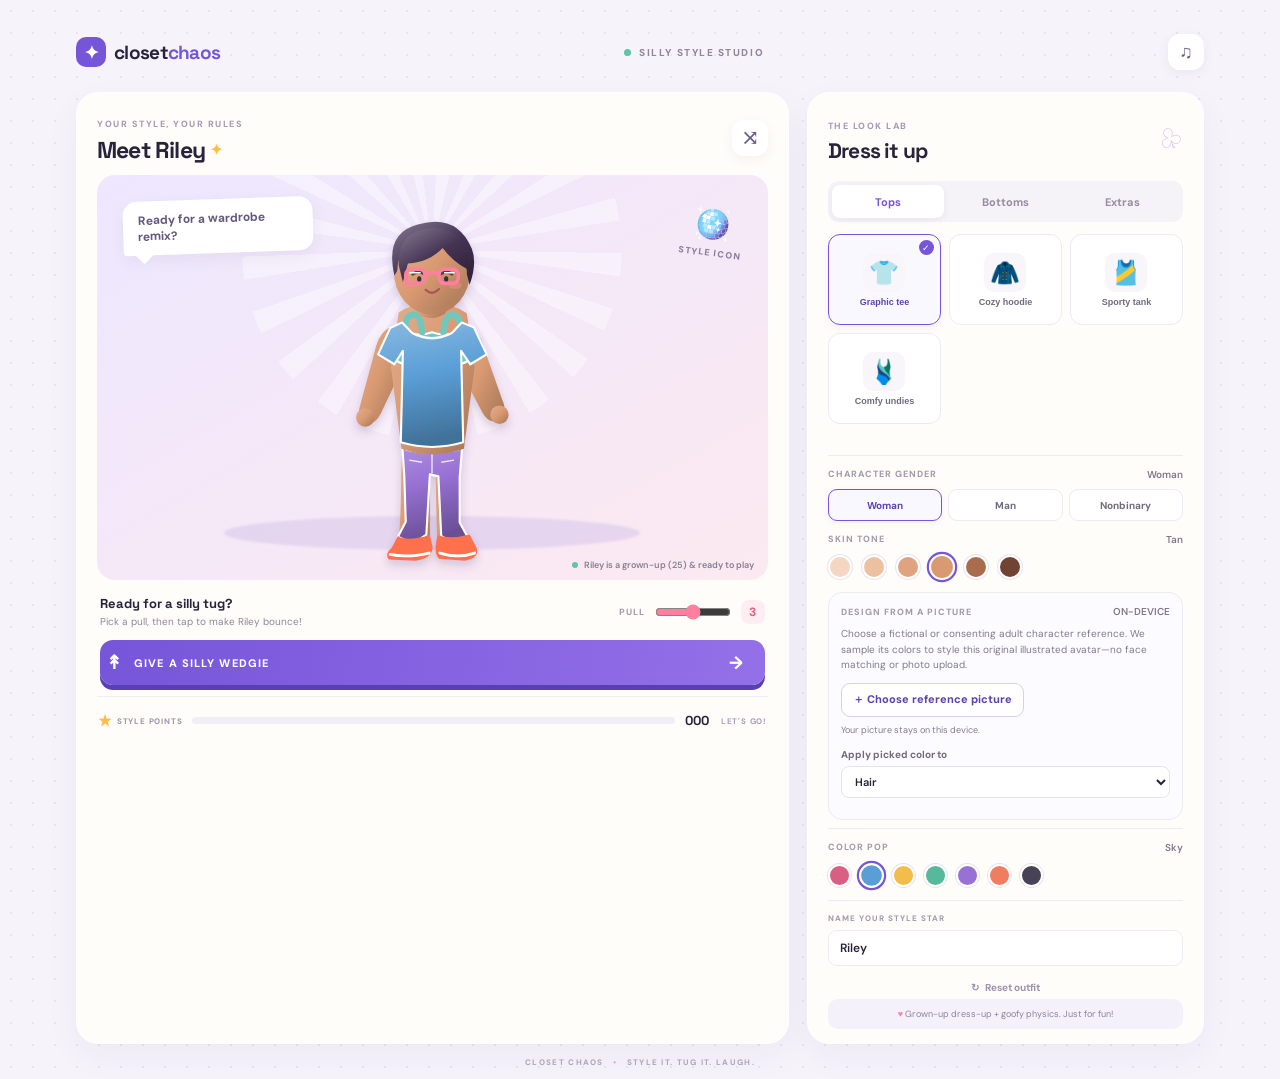
<file: index.html>
<!doctype html>
<html lang="en">
<head>
  <meta charset="utf-8">
  <meta name="viewport" content="width=device-width, initial-scale=1, viewport-fit=cover">
  <meta name="theme-color" content="#f6f1ff">
  <title>Closet Chaos — Silly Style Studio</title>
  <link rel="icon" href="favicon.svg" type="image/svg+xml">
  <link rel="stylesheet" href="style.css">
</head>
<body>
  <main class="app-shell">
    <header class="topbar">
      <a class="brand" href="#" aria-label="Closet Chaos home"><span class="brand-icon">✦</span><span>closet<span class="brand-pop">chaos</span></span></a>
      <div class="top-note"><span class="live-dot"></span> SILLY STYLE STUDIO</div>
      <button class="icon-button sound-toggle" aria-label="Toggle sound" title="Toggle sound">♫</button>
    </header>

    <section class="game-layout" aria-label="Dress-up game">
      <section class="stage-card">
        <div class="stage-topline"><div><span class="eyebrow">YOUR STYLE, YOUR RULES</span><h1>Meet <span id="characterName">Riley</span> <span class="sparkle">✦</span></h1></div><button id="randomize" class="round-button" title="Surprise me" aria-label="Random outfit">⤨</button></div>
        <div class="stage" id="stage">
          <div class="stage-rays"></div><div class="stage-floor"></div>
          <div class="speech-bubble" id="speech">Ready for a wardrobe remix?</div>
          <div class="character-wrap" id="characterWrap">
            <svg id="avatar" viewBox="0 0 360 520" role="img" aria-label="A smiling cartoon adult ready to dress up">
              <defs>
                <filter id="softShadow" x="-30%" y="-30%" width="160%" height="180%"><feDropShadow dx="0" dy="8" stdDeviation="7" flood-color="#563b79" flood-opacity=".15"/></filter>
                <linearGradient id="skinGradient" x1="0" y1="0" x2="1" y2="1"><stop id="skinHighlight" offset="0" stop-color="#f3c7a6"/><stop id="skinBase" offset=".48" stop-color="#d99a72"/><stop id="skinShade" offset="1" stop-color="#ad7054"/></linearGradient>
                <linearGradient id="hairGradient" x1="0" y1="0" x2=".8" y2="1"><stop id="hairHighlight" offset="0" stop-color="#725b7c"/><stop id="hairBase" offset=".55" stop-color="#463455"/><stop id="hairShade" offset="1" stop-color="#2e2638"/></linearGradient>
                <linearGradient id="topClothGradient" x1="0" y1="0" x2=".18" y2="1"><stop id="topClothHighlight" offset="0" stop-color="#8bc2e8"/><stop id="topClothBase" offset=".48" stop-color="#5a9ed6"/><stop id="topClothShade" offset="1" stop-color="#3f78aa"/></linearGradient>
                <linearGradient id="bottomClothGradient" x1="0" y1="0" x2=".18" y2="1"><stop id="bottomClothHighlight" offset="0" stop-color="#c0a9ef"/><stop id="bottomClothBase" offset=".48" stop-color="#9871d5"/><stop id="bottomClothShade" offset="1" stop-color="#60459b"/></linearGradient>
              </defs>
              <g id="person" filter="url(#softShadow)">
                <!-- legs and shoes -->
                <path d="M139 326 C135 366 138 420 133 461 L131 476 Q145 487 171 478 L177 463 177 353 181 326Z" class="skin-tone" fill="url(#skinGradient)"/>
                <path d="M183 326 L185 365 187 457 Q187 472 197 479 Q214 485 235 476 L234 461 Q221 454 218 444 L217 326Z" class="skin-tone" fill="url(#skinGradient)"/>
                <g id="bottomGarment"></g>
                <g id="shoes"><path d="M132 458 Q143 466 177 457 L181 474 Q180 490 157 493 L119 491 Q113 483 123 475Z" fill="#ff704d"/><path d="M188 457 Q207 463 233 456 L243 475 Q247 489 226 493 L190 490 Q181 483 188 457Z" fill="#ff704d"/><path d="M121 484 Q144 489 176 482M191 482Q217 490 240 482" fill="none" stroke="#fff" stroke-width="4" stroke-linecap="round"/></g>
                <!-- arms -->
                <path d="M125 162 Q105 169 99 199 L79 273 Q73 291 87 298 Q100 302 108 285 L137 224Z" class="skin-tone" fill="url(#skinGradient)"/>
                <path d="M228 162 Q249 169 255 198 L279 266 Q287 284 275 294 Q261 302 251 284 L217 220Z" class="skin-tone" fill="url(#skinGradient)"/>
                <circle cx="86" cy="291" r="13" class="skin-tone" fill="url(#skinGradient)"/><circle cx="275" cy="287" r="13" class="skin-tone" fill="url(#skinGradient)"/>
                <!-- torso -->
                <path d="M133 143 Q151 130 180 131 Q210 130 229 144 L240 220 225 335 Q181 351 137 335 L122 219Z" class="skin-tone" fill="url(#skinGradient)"/>
                <!-- base underwear top -->
                <path id="baseTop" d="M136 167 Q158 179 180 171 Q203 179 225 167 L231 211 Q209 224 181 208 Q151 224 130 211Z" fill="#71c7bc" stroke="#fff" stroke-width="3"/>
                <path d="M143 166 Q141 147 154 146 Q164 146 166 171 M196 171 Q198 146 209 146 Q222 148 219 169" fill="none" stroke="#71c7bc" stroke-width="9" stroke-linecap="round"/>
                <g id="topGarment"></g>
                <!-- neck and head -->
                <path d="M161 118 L161 145 Q180 157 199 144 L199 118Z" class="skin-tone" fill="url(#skinGradient)"/>
                <ellipse cx="180" cy="84" rx="54" ry="62" class="skin-tone" fill="url(#skinGradient)"/>
                <path id="hairBack" d="M127 91 Q113 31 160 19 Q215 3 236 53 Q244 73 233 104 L224 69 Q202 63 187 44 Q170 65 139 71Z" fill="url(#hairGradient)"/>
                <ellipse cx="180" cy="85" rx="49" ry="55" class="skin-tone" fill="url(#skinGradient)"/>
                <path id="hairFront" d="M133 76 Q132 31 171 25 Q203 20 224 43 Q234 57 230 82 Q209 71 195 52 Q176 72 146 74 L139 100Z" fill="url(#hairGradient)"/>
                <path d="M153 89 Q162 83 169 89 M192 89 Q200 83 208 89" fill="none" stroke="#583d38" stroke-width="4" stroke-linecap="round"/>
                <ellipse cx="162" cy="96" rx="3" ry="4" fill="#342d40"/><ellipse cx="200" cy="96" rx="3" ry="4" fill="#342d40"/>
                <path d="M171 111 Q180 120 190 110" fill="none" stroke="#a95356" stroke-width="3" stroke-linecap="round"/>
                <ellipse cx="147" cy="105" rx="9" ry="5" fill="#ef8d83" opacity=".55"/><ellipse cx="213" cy="105" rx="9" ry="5" fill="#ef8d83" opacity=".55"/>
                <g id="accessory"></g>
              </g>
              <g id="sparkles" opacity="0"><path d="M77 143l5 13 13 5-13 5-5 13-5-13-13-5 13-5zM278 105l4 10 10 4-10 4-4 10-4-10-10-4 10-4z" fill="#ffcf5a"/></g>
            </svg>
          </div>
          <div class="style-stamp"><span id="stampEmoji">🪩</span><span id="stampText">STYLE ICON</span></div>
          <div class="stage-caption"><span class="caption-dot"></span> Riley is a grown-up (25) & ready to play</div>
        </div>
        <div class="action-area">
          <div class="action-copy"><strong>Ready for a silly tug?</strong><span>Pick a pull, then tap to make Riley bounce!</span></div>
          <div class="pull-control"><label for="pullRange">PULL</label><input id="pullRange" type="range" min="1" max="5" value="3" aria-label="Silly tug strength"><span id="pullValue">3</span></div>
          <button id="wedgieButton" class="wedgie-button"><span class="button-icon">↟</span><span>GIVE A SILLY WEDGIE</span><span class="button-arrow">→</span></button>
        </div>
        <div class="score-row"><div class="score-label"><span class="score-star">★</span><span>STYLE POINTS</span></div><div class="score-track"><div id="scoreBar" class="score-fill"></div></div><strong id="score">000</strong><span id="combo" class="combo">LET'S GO!</span></div>
      </section>

      <aside class="wardrobe-card">
        <div class="wardrobe-heading"><div><span class="eyebrow">THE LOOK LAB</span><h2>Dress it up</h2></div><span class="hanger">♧</span></div>
        <div class="tabs" role="tablist" aria-label="Wardrobe categories"><button class="tab active" role="tab" aria-selected="true" data-tab="tops">Tops</button><button class="tab" role="tab" aria-selected="false" data-tab="bottoms">Bottoms</button><button class="tab" role="tab" aria-selected="false" data-tab="extras">Extras</button></div>
        <div class="options-panel" id="optionsPanel" role="tabpanel"></div>
        <section class="character-controls" aria-label="Character appearance">
          <div class="character-control-block">
            <div class="section-title"><span>CHARACTER GENDER</span><span class="selected-color" id="selectedGender">Woman</span></div>
            <div class="gender-options" id="genderOptions" role="group" aria-label="Choose character gender"></div>
          </div>
          <div class="character-control-block skin-block">
            <div class="section-title"><span>SKIN TONE</span><span class="selected-color" id="selectedSkinTone">Tan</span></div>
            <div class="skin-swatches" id="skinSwatches" role="group" aria-label="Choose character skin tone"></div>
          </div>
        </section>
        <section class="reference-card" aria-label="Photo-inspired character colors">
          <div class="section-title"><span>DESIGN FROM A PICTURE</span><span class="selected-color">ON-DEVICE</span></div>
          <p class="reference-help" id="referenceHelp">Choose a fictional or consenting adult character reference. We sample its colors to style this original illustrated avatar—no face matching or photo upload.</p>
          <input id="referenceUpload" class="visually-hidden" type="file" accept="image/png,image/jpeg,image/webp" aria-describedby="referenceHelp referenceStatus">
          <label class="upload-button" for="referenceUpload">＋ Choose reference picture</label>
          <div class="reference-status" id="referenceStatus" aria-live="polite">Your picture stays on this device.</div>
          <label class="reference-target-label" for="referenceTarget">Apply picked color to</label>
          <select id="referenceTarget" class="reference-target"><option value="hair">Hair</option><option value="tops">Current top</option><option value="bottoms">Current bottom</option></select>
          <div id="referencePalette" class="reference-palette" role="group" aria-label="Colors sampled from picture"></div>
        </section>
        <div class="color-section"><div class="section-title"><span>COLOR POP</span><span class="selected-color" id="selectedColorName">Berry</span></div><div class="swatches" id="swatches" role="group" aria-label="Choose garment color"></div></div>
        <div class="name-row"><label for="nameInput">NAME YOUR STYLE STAR</label><input id="nameInput" maxlength="12" value="Riley" autocomplete="off" aria-label="Character name"></div>
        <button id="resetButton" class="reset-button">↻ &nbsp; Reset outfit</button>
        <div class="footer-note"><span>♥</span> Grown-up dress-up + goofy physics. Just for fun!</div>
      </aside>
    </section>
    <div class="toast" id="toast" aria-live="polite"></div>
    <footer class="page-footer">CLOSET CHAOS <span>•</span> STYLE IT. TUG IT. LAUGH.</footer>
  </main>
  <script src="game.js"></script>
</body>
</html>
</file>
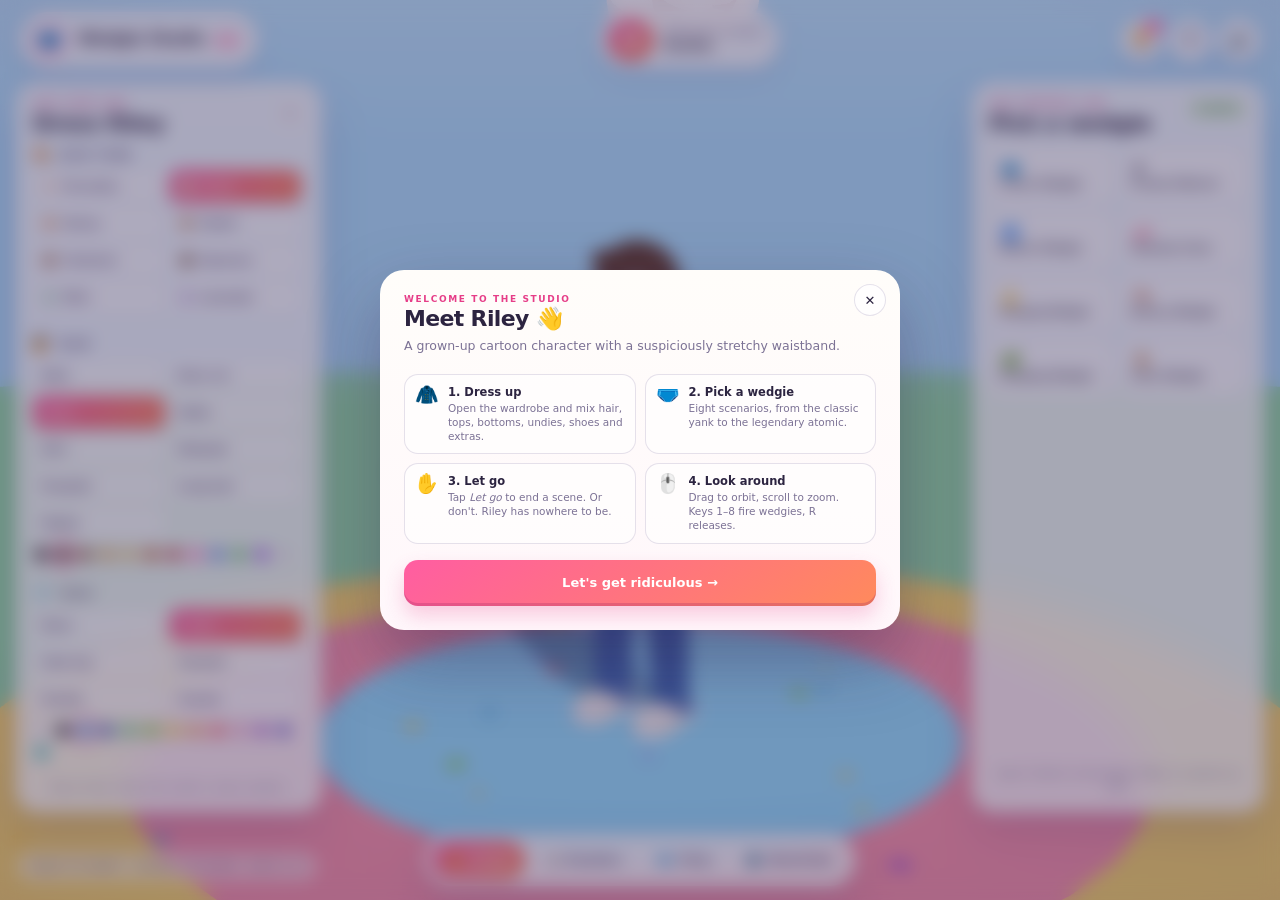
<file: wedgie-studio-3d/index.html>
<!doctype html>
<html lang="en">
<head>
  <meta charset="utf-8">
  <meta name="viewport" content="width=device-width, initial-scale=1, viewport-fit=cover">
  <meta name="theme-color" content="#bfe9ff">
  <meta name="description" content="Wedgie Studio 3D — dress Riley in a full 3D wardrobe, then pick from eight slapstick wedgie scenarios.">
  <title>Wedgie Studio 3D — Dress Up &amp; Wedgie Lab</title>
  <link rel="icon" href="../favicon.svg" type="image/svg+xml">
  <link rel="stylesheet" href="style.css">
</head>
<body>
  <div id="viewport"><canvas id="scene" aria-label="3D view of Riley on a pastel stage"></canvas></div>

  <header class="topbar">
    <a class="brand" href="../index.html" title="Back to Closet Chaos">
      <span class="brand-mark">🩲</span>
      <span class="brand-text"><strong>Wedgie Studio</strong><small>3D</small></span>
    </a>

    <button id="counterPill" class="counter-pill" title="Total wedgies given">
      <span class="counter-num" id="wedgieCount">0</span>
      <span class="counter-meta"><span>wedgies given</span><b id="rankChip">Rookie</b></span>
    </button>

    <div class="top-actions">
      <button id="trophies" class="icon-btn trophies" title="Trophy shelf" aria-label="Trophy shelf">
        <span aria-hidden="true">🏆</span><span class="count">0</span>
      </button>
      <button id="btnHelp" class="icon-btn" title="How to play" aria-label="How to play">?</button>
      <button id="btnSound" class="icon-btn" title="Toggle sound" aria-label="Toggle sound">🔊</button>
    </div>
  </header>

  <aside id="wardrobe" class="panel wardrobe-panel" aria-label="Wardrobe">
    <div class="panel-head">
      <div><span class="eyebrow">THE LOOK LAB</span><h2>Dress Riley</h2></div>
      <button id="wardrobeClose" class="panel-close" aria-label="Close wardrobe">✕</button>
    </div>
    <div id="wardrobeBody" class="wardrobe-body"></div>
    <p class="panel-foot">Tap an item, then tint it with a colour swatch.</p>
  </aside>

  <aside class="panel wedgie-panel" aria-label="Wedgie scenarios">
    <div class="panel-head">
      <div><span class="eyebrow">THE TROUBLE LAB</span><h2>Pick a wedgie</h2></div>
      <span class="panel-tag">8 ways</span>
    </div>
    <div id="wedgieButtons" class="wedgie-grid"></div>
    <p class="panel-foot">Spicy? Switch mid-wedgie. Riley is a grown-up (25).</p>
  </aside>

  <div class="stage-hint">drag to orbit · scroll to zoom · keys 1–8</div>
  <div id="bubble" class="bubble" role="status" aria-live="polite"></div>

  <nav id="actionDock" class="dock" aria-label="Quick actions">
    <button id="btnRelease" class="dock-btn release" title="Let go (R)">✋ <span>Let go</span></button>
    <button id="btnRandom" class="dock-btn" title="Random outfit">🎲 <span>Random</span></button>
    <button id="btnStrip" class="dock-btn" title="Strip to undies">🩲 <span>Strip</span></button>
    <button id="btnWardrobe" class="dock-btn" title="Toggle wardrobe (W)">🧥 <span>Wardrobe</span></button>
  </nav>

  <div id="toasts" class="toasts" aria-live="polite"></div>

  <div id="trophyModal" class="modal" role="dialog" aria-modal="true" aria-labelledby="trophyTitle">
    <div class="modal-card">
      <button class="modal-close" aria-label="Close trophy shelf">✕</button>
      <span class="eyebrow">BRAGGING RIGHTS</span>
      <h2 id="trophyTitle">Trophy shelf</h2>
      <p class="modal-sub">Every wedgie is a learning experience. Mostly for Riley.</p>
      <div class="trophy-list"></div>
    </div>
  </div>

  <div id="helpModal" class="modal" role="dialog" aria-modal="true" aria-labelledby="helpTitle">
    <div class="modal-card help-card">
      <button id="helpClose" class="modal-close" aria-label="Close help">✕</button>
      <span class="eyebrow">WELCOME TO THE STUDIO</span>
      <h2 id="helpTitle">Meet Riley 👋</h2>
      <p class="modal-sub">A grown-up cartoon character with a suspiciously stretchy waistband.</p>
      <div class="help-grid">
        <div class="help-item"><span>🧥</span><div><b>1. Dress up</b><p>Open the wardrobe and mix hair, tops, bottoms, undies, shoes and extras.</p></div></div>
        <div class="help-item"><span>🩲</span><div><b>2. Pick a wedgie</b><p>Eight scenarios, from the classic yank to the legendary atomic.</p></div></div>
        <div class="help-item"><span>✋</span><div><b>3. Let go</b><p>Tap <em>Let go</em> to end a scene. Or don't. Riley has nowhere to be.</p></div></div>
        <div class="help-item"><span>🖱️</span><div><b>4. Look around</b><p>Drag to orbit, scroll to zoom. Keys 1–8 fire wedgies, R releases.</p></div></div>
      </div>
      <button id="helpStart" class="modal-cta">Let's get ridiculous →</button>
    </div>
  </div>

  <div id="loading" class="loading">
    <div class="loading-card">
      <div class="loading-mark">🩲</div>
      <h1>Wedgie Studio 3D</h1>
      <p id="loadingText">Stretching the fabric…</p>
      <div class="loading-bar"><span></span></div>
    </div>
  </div>

  <script src="vendor/three.min.js"></script>
  <script src="vendor/OrbitControls.js"></script>
  <script src="js/util.js"></script>
  <script src="js/sfx.js"></script>
  <script src="js/character.js"></script>
  <script src="js/band.js"></script>
  <script src="js/props.js"></script>
  <script src="js/wedgies.js"></script>
  <script src="js/ui.js"></script>
  <script src="js/main.js"></script>
</body>
</html>
</file>
<file: style.css>
@import url('https://fonts.googleapis.com/css2?family=DM+Sans:wght@400;500;600;700;800&family=Space+Grotesk:wght@500;600;700&display=swap');
:root{--ink:#28233a;--muted:#8c879c;--purple:#7655d9;--lav:#eee8ff;--pink:#ff7f9f;--cream:#fffdf9;--line:#eeeaf3;--green:#57bd9d}*{box-sizing:border-box}body{margin:0;background:#f6f3fb;color:var(--ink);font-family:'DM Sans',sans-serif;min-height:100vh;background-image:radial-gradient(#e9e2f4 1px,transparent 1px);background-size:22px 22px}.app-shell{max-width:1180px;margin:0 auto;padding:calc(18px + env(safe-area-inset-top)) max(26px,env(safe-area-inset-right)) calc(12px + env(safe-area-inset-bottom)) max(26px,env(safe-area-inset-left))}.topbar{height:48px;display:flex;align-items:center;justify-content:space-between;margin-bottom:16px}.brand{display:flex;gap:8px;align-items:center;text-decoration:none;color:var(--ink);font:700 19px 'Space Grotesk',sans-serif;letter-spacing:-.7px}.brand-icon{display:grid;place-items:center;background:var(--purple);color:white;width:30px;height:30px;border-radius:10px;font-size:18px}.brand-pop{color:var(--purple)}.top-note{font-size:10px;letter-spacing:1.55px;font-weight:800;color:#8e879e;display:flex;align-items:center;gap:8px}.live-dot,.caption-dot{width:7px;height:7px;border-radius:50%;background:#5fc6a2;display:inline-block}.icon-button,.round-button{border:0;cursor:pointer;background:white;color:#6b5c82;box-shadow:0 3px 12px #50436612}.icon-button{width:36px;height:36px;border-radius:12px;font-size:18px}.game-layout{display:grid;grid-template-columns:minmax(0,1.58fr) minmax(310px,.88fr);gap:18px;align-items:stretch}.stage-card,.wardrobe-card{background:var(--cream);border:1px solid #fff;border-radius:22px;box-shadow:0 12px 35px #44335f0c}.stage-card{padding:18px 20px 14px;min-width:0}.stage-topline{display:flex;justify-content:space-between;align-items:center;margin-bottom:10px}.eyebrow{font-size:9px;font-weight:800;letter-spacing:1.5px;color:#a49bb4}.stage-topline h1,.wardrobe-heading h2{font:700 23px 'Space Grotesk',sans-serif;letter-spacing:-.8px;margin:3px 0 0}.sparkle{font-size:15px;color:#ffbe47;vertical-align:3px}.round-button{width:36px;height:36px;border-radius:12px;font-size:22px}.stage{height:392px;position:relative;overflow:hidden;border-radius:18px;background:linear-gradient(150deg,#ede7ff 0%,#fce9f0 100%);display:flex;justify-content:center;align-items:flex-end}.stage-rays{position:absolute;width:380px;height:380px;top:-115px;left:50%;transform:translateX(-50%);background:repeating-conic-gradient(from 6deg at 50% 50%,#fff7 0deg 7deg,transparent 7deg 17deg);border-radius:50%;opacity:.8}.stage-floor{position:absolute;bottom:30px;width:62%;height:34px;background:#d9c8eb;border-radius:50%;filter:blur(1px);opacity:.58}.character-wrap{position:relative;z-index:2;height:365px;width:260px;transform-origin:50% 100%;transition:transform .18s ease;filter:drop-shadow(0 3px 3px #59427312)}#avatar{height:100%;width:100%;overflow:visible}.speech-bubble{position:absolute;z-index:3;top:24px;left:26px;max-width:190px;background:white;padding:11px 15px;border-radius:14px 14px 14px 3px;font-size:12px;font-weight:700;color:#64577c;box-shadow:0 5px 16px #47365411;transform:rotate(-2deg)}.speech-bubble:after{content:'';position:absolute;bottom:-6px;left:14px;width:13px;height:13px;background:white;transform:rotate(45deg)}.style-stamp{position:absolute;right:24px;top:28px;display:flex;flex-direction:column;align-items:center;gap:3px;color:#8e789a;font-size:9px;font-weight:800;letter-spacing:1px;transform:rotate(7deg)}.style-stamp span:first-child{font-size:31px}.stage-caption{position:absolute;right:14px;bottom:9px;z-index:3;color:#857f93;font-size:9px;font-weight:600;display:flex;align-items:center;gap:6px}.caption-dot{width:6px;height:6px}.action-area{display:grid;grid-template-columns:1fr auto;column-gap:12px;row-gap:12px;align-items:center;padding:15px 3px 11px}.action-copy{display:flex;flex-direction:column;gap:3px}.action-copy strong{font:700 13px 'Space Grotesk',sans-serif}.action-copy span{font-size:10px;color:var(--muted)}.pull-control{display:flex;align-items:center;gap:8px}.pull-control label{font-size:9px;letter-spacing:1px;font-weight:800;color:#a39bae}.pull-control input{width:76px;accent-color:var(--pink)}.pull-control span{display:grid;place-items:center;background:#ffedf1;border-radius:8px;width:24px;height:24px;color:#e25d81;font-size:12px;font-weight:800}.wedgie-button{grid-column:1/-1;width:100%;height:45px;border:0;border-radius:13px;background:linear-gradient(100deg,#7655d9,#9470e8);color:white;font:800 11px 'DM Sans',sans-serif;letter-spacing:1.1px;display:flex;align-items:center;justify-content:center;gap:11px;cursor:pointer;box-shadow:0 5px 0 #5940b2;transition:transform .12s,box-shadow .12s}.wedgie-button:active{transform:translateY(4px);box-shadow:0 1px 0 #5940b2}.button-icon{font-size:19px}.button-arrow{margin-left:auto;margin-right:15px;font-size:18px}.score-row{height:38px;display:flex;align-items:center;gap:10px;border-top:1px solid #f1edf5;padding:10px 1px 0}.score-label{display:flex;align-items:center;gap:5px;font-size:8px;letter-spacing:.8px;font-weight:800;color:#9e96aa;white-space:nowrap}.score-star{font-size:15px;color:#ffbc46}.score-track{flex:1;background:#f1eef5;border-radius:10px;height:7px;overflow:hidden}.score-fill{height:100%;width:0;background:linear-gradient(90deg,#ff9aae,#ffcb67);border-radius:10px;transition:width .5s}.score-row>strong{font:700 13px 'Space Grotesk',sans-serif;min-width:26px}.combo{font-size:8px;font-weight:800;color:#aa9eb9;letter-spacing:.8px;min-width:44px;text-align:right}.wardrobe-card{padding:20px 20px 14px;display:flex;flex-direction:column;min-width:0}.wardrobe-heading{display:flex;align-items:center;justify-content:space-between}.wardrobe-heading h2{font-size:21px}.hanger{color:#d7c8f3;font-size:29px;transform:rotate(-22deg)}.tabs{display:grid;grid-template-columns:repeat(3,1fr);gap:5px;margin:17px 0 12px;padding:4px;background:#f5f2f8;border-radius:11px}.tab{height:33px;border:0;background:transparent;border-radius:8px;color:#958ca3;font:700 11px 'DM Sans',sans-serif;cursor:pointer}.tab.active{background:white;color:var(--purple);box-shadow:0 2px 6px #38244f12}.options-panel{display:grid;grid-template-columns:repeat(3,1fr);gap:8px;min-height:208px;align-content:start}.option{border:1px solid #eeeaf2;background:#fff;border-radius:12px;padding:8px 5px 7px;min-height:91px;cursor:pointer;display:flex;flex-direction:column;align-items:center;justify-content:center;gap:5px;color:#716b7d;transition:.15s;position:relative}.option:hover{border-color:#d6c6fb;transform:translateY(-2px)}.option.selected{border:1.5px solid var(--purple);background:#faf8ff;box-shadow:0 3px 9px #6545c914;color:#5d43b1}.option-icon{height:39px;min-width:42px;border-radius:10px;display:grid;place-items:center;background:#f8f5fb;font-size:24px}.option-name{font-size:9px;font-weight:700;white-space:nowrap}.option.selected:after{content:'✓';position:absolute;right:6px;top:5px;width:15px;height:15px;border-radius:50%;background:var(--purple);color:white;font-size:9px;display:grid;place-items:center}.color-section{border-top:1px solid var(--line);padding-top:12px;margin-top:8px}.section-title{display:flex;justify-content:space-between;font-size:9px;font-weight:800;letter-spacing:1px;color:#a39bac}.selected-color{letter-spacing:0;font-size:10px;font-weight:600;color:#81788d}.swatches{display:flex;gap:9px;margin:10px 0 0}.swatch{width:23px;height:23px;border:2px solid white;box-shadow:0 0 0 1px #e8e3ed;border-radius:50%;cursor:pointer;padding:0;transition:.15s}.swatch.active{box-shadow:0 0 0 2px var(--purple);transform:scale(1.09)}.name-row{border-top:1px solid var(--line);margin-top:13px;padding-top:12px;display:flex;flex-direction:column;gap:7px}.name-row label{font-size:8px;font-weight:800;letter-spacing:1px;color:#a39bac}.name-row input{width:100%;border:1px solid #eeeaf2;border-radius:9px;background:#fff;padding:9px 11px;color:var(--ink);font:600 12px 'DM Sans',sans-serif;outline:none}.name-row input:focus{border-color:#ae98e9}.reset-button{background:transparent;border:0;color:#9d91af;margin:10px auto 0;padding:5px;font:700 10px 'DM Sans',sans-serif;cursor:pointer}.footer-note{margin-top:auto;border-radius:10px;background:#f5f1fb;padding:9px 10px;color:#8c819d;font-size:9px;text-align:center}.footer-note span{color:#f18aab}.page-footer{text-align:center;padding:13px 0 0;color:#aea6ba;font-size:8px;letter-spacing:1.3px;font-weight:800}.page-footer span{padding:0 6px;color:#ef9cba}.toast{position:fixed;left:50%;bottom:22px;transform:translate(-50%,20px);background:#332b45;color:white;padding:10px 16px;border-radius:11px;font-size:12px;font-weight:700;opacity:0;pointer-events:none;transition:.25s;z-index:10;white-space:nowrap}.toast.show{opacity:1;transform:translate(-50%,0)}.bounce{animation:bounce .85s cubic-bezier(.25,.7,.25,1)}@keyframes bounce{0%{transform:translateY(0) rotate(0)}12%{transform:translateY(3px) rotate(-5deg) scaleX(.98)}32%{transform:translateY(-32px) rotate(4deg)}50%{transform:translateY(-8px) rotate(-3deg)}67%{transform:translateY(-22px) rotate(2deg)}82%{transform:translateY(0) rotate(0)}90%{transform:translateY(-7px)}100%{transform:translateY(0)}}.sparkle-on{animation:twinkle .75s ease-out}@keyframes twinkle{0%{opacity:0;transform:scale(.3)}35%{opacity:1;transform:scale(1.1)}100%{opacity:0;transform:scale(.7)}}
@media(min-height:850px){.app-shell{padding-top:28px}.stage{height:min(45vh,440px)}.character-wrap{height:min(41vh,410px)}}
@media(max-width:780px){.app-shell{padding:calc(12px + env(safe-area-inset-top)) max(14px,env(safe-area-inset-right)) calc(9px + env(safe-area-inset-bottom)) max(14px,env(safe-area-inset-left))}.topbar{margin-bottom:10px}.game-layout{grid-template-columns:1fr;gap:12px}.stage-card{padding:14px 14px 12px}.stage{height:min(49vh,390px);min-height:280px}.character-wrap{height:min(45vh,365px)}.wardrobe-card{padding:16px 15px 12px}.options-panel{min-height:0;grid-template-columns:repeat(3,1fr)}.option{min-height:83px}.wardrobe-heading h2{font-size:20px}.footer-note{margin-top:10px}.page-footer{padding:10px 0 2px}.action-area{padding:12px 2px 10px}.speech-bubble{top:17px;left:14px}.style-stamp{right:12px;top:20px}.stage-caption{right:8px;font-size:8px}}
@media(max-width:380px){.app-shell{padding-left:max(9px,env(safe-area-inset-left));padding-right:max(9px,env(safe-area-inset-right))}.stage{min-height:260px}.action-copy span{font-size:9px}.pull-control{gap:4px}.pull-control input{width:58px}.option{min-height:76px}.option-icon{height:34px}.stage-caption{font-size:7px}.top-note{font-size:8px}}
.character-controls{display:grid;grid-template-columns:1fr;gap:12px;border-top:1px solid var(--line);margin-top:13px;padding-top:12px}.character-control-block{min-width:0}.gender-options{display:grid;grid-template-columns:repeat(3,minmax(0,1fr));gap:6px;margin-top:8px}.appearance-chip{min-height:32px;padding:5px 7px;border:1px solid #eeeaf2;border-radius:9px;background:#fff;color:#716b7d;font:700 10px 'DM Sans',sans-serif;cursor:pointer;transition:.15s}.appearance-chip:hover{border-color:#d6c6fb}.appearance-chip.selected{border-color:var(--purple);background:#faf8ff;color:#5d43b1;box-shadow:0 2px 7px #6545c914}.skin-swatches{display:flex;flex-wrap:wrap;gap:10px;margin-top:9px}.skin-swatch{width:24px;height:24px;padding:0;border:2px solid #fff;border-radius:50%;box-shadow:0 0 0 1px #e8e3ed;cursor:pointer;transition:.15s}.skin-swatch.active{box-shadow:0 0 0 2px var(--purple);transform:scale(1.09)}.appearance-chip:focus-visible,.skin-swatch:focus-visible{outline:2px solid var(--purple);outline-offset:3px}
.reference-card{border:1px solid #eeeaf3;border-radius:14px;background:#fcfbff;padding:12px;margin-top:13px}.reference-card .section-title{display:flex;justify-content:space-between;align-items:center;gap:8px}.reference-help{margin:8px 0 10px;color:#817a90;font-size:10px;line-height:1.55}.visually-hidden{position:absolute;width:1px;height:1px;padding:0;margin:-1px;overflow:hidden;clip:rect(0,0,0,0);white-space:nowrap;border:0}.upload-button{display:inline-flex;align-items:center;justify-content:center;min-height:34px;padding:7px 11px;border:1px solid #d8cef1;border-radius:9px;background:#fff;color:#5d43b1;font-size:11px;font-weight:800;cursor:pointer}.upload-button:hover{background:#f6f2ff}.visually-hidden:focus-visible+.upload-button{outline:2px solid var(--purple);outline-offset:3px}.reference-status{min-height:16px;margin-top:7px;color:#827b91;font-size:9px;line-height:1.45;overflow-wrap:anywhere}.reference-target-label{display:block;margin-top:8px;color:#716b7d;font-size:10px;font-weight:700}.reference-target{width:100%;margin-top:5px;padding:7px 9px;border:1px solid #e8e2f0;border-radius:8px;background:#fff;color:var(--ink);font:600 11px 'DM Sans',sans-serif}.reference-palette{display:flex;flex-wrap:wrap;gap:8px;margin-top:9px}.reference-swatch{width:27px;height:27px;border:2px solid white;border-radius:50%;box-shadow:0 0 0 1px #ded8e8;cursor:pointer}.reference-swatch:hover,.reference-swatch:focus-visible{outline:2px solid var(--purple);outline-offset:2px;transform:scale(1.08)}
.reference-target:focus-visible,.upload-button:focus-visible{outline:2px solid var(--purple);outline-offset:3px}
@media(prefers-reduced-motion:reduce){*,*:before,*:after{animation-duration:.01ms!important;transition-duration:.01ms!important;scroll-behavior:auto!important}}
</file>
<file: wedgie-studio-3d/style.css>
/* Wedgie Studio 3D — candy-pastel cartoon UI */
:root {
  --ink: #2c2440;
  --ink-soft: #574c74;
  --muted: #7c7295;
  --panel: rgba(255, 255, 255, 0.84);
  --panel-solid: #fffdfa;
  --line: rgba(75, 55, 120, 0.14);
  --line-strong: rgba(75, 55, 120, 0.24);
  --pink: #ff5da2;
  --pink-deep: #e63d88;
  --blue: #59a9e8;
  --yellow: #ffd166;
  --mint: #7fd8c2;
  --lilac: #c7b6f7;
  --shadow: 0 18px 44px rgba(76, 52, 122, 0.18);
  --shadow-soft: 0 8px 22px rgba(76, 52, 122, 0.12);
  --radius: 22px;
}

* { box-sizing: border-box; }

html, body {
  height: 100%;
  margin: 0;
  overflow: hidden;
  background: #aee3ff;
  color: var(--ink);
  font-family: "Trebuchet MS", "Segoe UI", system-ui, -apple-system, sans-serif;
  -webkit-font-smoothing: antialiased;
}

button {
  font: inherit;
  color: inherit;
  border: 0;
  background: none;
  cursor: pointer;
  -webkit-tap-highlight-color: transparent;
}
button:focus-visible { outline: 3px solid rgba(255, 93, 162, 0.55); outline-offset: 2px; }

#viewport { position: fixed; inset: 0; }
#viewport canvas { display: block; width: 100%; height: 100%; touch-action: none; }

/* soft vignette so the UI reads over the sky */
body::after {
  content: "";
  position: fixed;
  inset: 0;
  pointer-events: none;
  z-index: 1;
  background:
    radial-gradient(120% 90% at 50% 42%, transparent 52%, rgba(63, 42, 104, 0.16) 100%),
    linear-gradient(180deg, rgba(255, 255, 255, 0.18), transparent 18%);
}

/* ---------------------------------------------------------------- top bar */
.topbar {
  position: fixed;
  top: max(12px, env(safe-area-inset-top));
  left: 50%;
  transform: translateX(-50%);
  z-index: 30;
  width: min(1240px, calc(100% - 26px));
  display: flex;
  align-items: center;
  justify-content: space-between;
  gap: 14px;
  pointer-events: none;
}
.topbar > * { pointer-events: auto; }

.brand {
  display: flex;
  align-items: center;
  gap: 10px;
  padding: 8px 14px 8px 9px;
  border-radius: 999px;
  background: var(--panel);
  border: 1px solid rgba(255, 255, 255, 0.9);
  box-shadow: var(--shadow-soft);
  text-decoration: none;
  color: var(--ink);
  backdrop-filter: blur(14px);
  -webkit-backdrop-filter: blur(14px);
  transition: transform 0.18s ease;
}
.brand:hover { transform: translateY(-1px); }
.brand-mark {
  display: grid;
  place-items: center;
  width: 38px;
  height: 38px;
  font-size: 21px;
  background: linear-gradient(145deg, #ffe6f2, #ffd1e6);
  border-radius: 50%;
  box-shadow: inset 0 -2px 0 rgba(208, 72, 137, 0.16);
}
.brand-text { display: flex; align-items: baseline; gap: 6px; line-height: 1; }
.brand-text strong { font-size: 16px; letter-spacing: -0.02em; }
.brand-text small {
  font-size: 10px;
  font-weight: 900;
  letter-spacing: 0.12em;
  color: var(--pink-deep);
  background: #ffe3f0;
  border-radius: 999px;
  padding: 4px 7px;
}

.counter-pill {
  display: flex;
  align-items: center;
  gap: 10px;
  padding: 6px 16px 6px 8px;
  border-radius: 999px;
  background: var(--panel);
  border: 1px solid rgba(255, 255, 255, 0.9);
  box-shadow: var(--shadow-soft);
  backdrop-filter: blur(14px);
  -webkit-backdrop-filter: blur(14px);
  text-align: left;
}
.counter-pill.bump { animation: bump 0.42s cubic-bezier(0.3, 1.6, 0.5, 1); }
.counter-num {
  min-width: 46px;
  height: 42px;
  padding: 0 10px;
  display: grid;
  place-items: center;
  border-radius: 999px;
  font-size: 23px;
  font-weight: 900;
  line-height: 1;
  color: #fff;
  background: linear-gradient(145deg, var(--pink), #ff8a5c);
  box-shadow: inset 0 -3px 0 rgba(150, 35, 95, 0.24);
  font-variant-numeric: tabular-nums;
}
.counter-meta { display: flex; flex-direction: column; gap: 1px; }
.counter-meta > span { font-size: 9px; letter-spacing: 0.14em; text-transform: uppercase; color: var(--muted); font-weight: 800; }
.counter-meta b { font-size: 13px; letter-spacing: -0.01em; color: var(--ink); }

.top-actions { display: flex; align-items: center; gap: 7px; }
.icon-btn {
  position: relative;
  width: 42px;
  height: 42px;
  display: grid;
  place-items: center;
  border-radius: 50%;
  font-size: 17px;
  font-weight: 900;
  background: var(--panel);
  border: 1px solid rgba(255, 255, 255, 0.9);
  box-shadow: var(--shadow-soft);
  backdrop-filter: blur(14px);
  -webkit-backdrop-filter: blur(14px);
  transition: transform 0.16s ease, background 0.16s ease;
}
.icon-btn:hover { transform: translateY(-2px); background: #fff; }
.trophies .count {
  position: absolute;
  top: -3px;
  right: -3px;
  min-width: 19px;
  height: 19px;
  padding: 0 5px;
  display: grid;
  place-items: center;
  font-size: 10px;
  color: #fff;
  background: var(--pink);
  border-radius: 999px;
  border: 2px solid #fff;
}
.trophies.has .count { background: linear-gradient(145deg, #ffb02e, #ff7a3d); }

/* ---------------------------------------------------------------- panels */
.panel {
  position: fixed;
  z-index: 20;
  background: var(--panel);
  border: 1px solid rgba(255, 255, 255, 0.92);
  box-shadow: var(--shadow);
  backdrop-filter: blur(18px) saturate(1.15);
  -webkit-backdrop-filter: blur(18px) saturate(1.15);
  border-radius: var(--radius);
  padding: 16px;
}

.wardrobe-panel {
  left: 16px;
  top: 82px;
  bottom: 88px;
  width: 306px;
  display: flex;
  flex-direction: column;
  transform: translateX(calc(-100% - 28px));
  visibility: hidden;
  pointer-events: none;
  transition: transform 0.34s cubic-bezier(0.22, 1, 0.36, 1), visibility 0s linear 0.34s;
}
.wardrobe-panel.open {
  transform: translateX(0);
  visibility: visible;
  pointer-events: auto;
  transition: transform 0.34s cubic-bezier(0.22, 1, 0.36, 1), visibility 0s;
}

.wedgie-panel {
  right: 16px;
  top: 82px;
  bottom: 88px;
  width: 292px;
  display: flex;
  flex-direction: column;
}

.panel-head { display: flex; align-items: flex-start; justify-content: space-between; gap: 10px; margin-bottom: 12px; }
.eyebrow { display: block; font-size: 9px; font-weight: 900; letter-spacing: 0.18em; color: var(--pink-deep); margin-bottom: 3px; }
.panel h2, .modal h2 { margin: 0; font-size: 22px; letter-spacing: -0.03em; line-height: 1.05; }
.panel-tag {
  font-size: 9px;
  font-weight: 900;
  letter-spacing: 0.1em;
  text-transform: uppercase;
  color: #4f8a54;
  background: #dff5dc;
  border-radius: 999px;
  padding: 5px 8px;
  white-space: nowrap;
}
.panel-close {
  width: 30px;
  height: 30px;
  border-radius: 50%;
  background: rgba(255, 255, 255, 0.75);
  box-shadow: inset 0 0 0 1px var(--line);
  font-size: 12px;
  font-weight: 900;
}
.panel-close:hover { background: #ffe3f0; }
.panel-foot {
  margin: 10px 0 0;
  font-size: 10.5px;
  line-height: 1.4;
  color: var(--muted);
  text-align: center;
}

/* ------------------------------------------------------------ wardrobe UI */
.wardrobe-body {
  flex: 1;
  min-height: 0;
  overflow-y: auto;
  overscroll-behavior: contain;
  padding-right: 4px;
  scrollbar-width: thin;
  scrollbar-color: rgba(97, 74, 145, 0.3) transparent;
}
.wardrobe-body::-webkit-scrollbar { width: 7px; }
.wardrobe-body::-webkit-scrollbar-thumb { background: rgba(97, 74, 145, 0.25); border-radius: 99px; }

.wsec { padding: 10px 0 12px; border-top: 1px dashed var(--line); }
.wsec:first-child { border-top: 0; padding-top: 0; }
.wsec-head {
  display: flex;
  align-items: center;
  gap: 7px;
  margin-bottom: 7px;
  font-size: 11px;
  font-weight: 900;
  letter-spacing: 0.08em;
  text-transform: uppercase;
  color: var(--ink-soft);
}
.wicon { font-size: 14px; }

.witems { display: grid; grid-template-columns: repeat(2, minmax(0, 1fr)); gap: 5px; }
.witem {
  display: flex;
  align-items: center;
  gap: 6px;
  min-height: 32px;
  padding: 5px 8px;
  border-radius: 10px;
  font-size: 10.5px;
  font-weight: 800;
  text-align: left;
  color: var(--ink-soft);
  background: rgba(255, 255, 255, 0.62);
  border: 1px solid transparent;
  box-shadow: inset 0 0 0 1px rgba(80, 58, 124, 0.08);
  transition: transform 0.14s ease, background 0.14s ease, border-color 0.14s ease;
}
.witem:hover { transform: translateY(-1px); background: #fff; }
.witem.sel {
  color: #fff;
  background: linear-gradient(145deg, var(--pink), #ff8a5c);
  border-color: rgba(163, 37, 100, 0.25);
  box-shadow: inset 0 -2px 0 rgba(150, 35, 95, 0.25), 0 4px 10px rgba(230, 61, 136, 0.25);
}
.witem .dot {
  width: 15px;
  height: 15px;
  flex: 0 0 auto;
  border-radius: 50%;
  border: 2px solid #fff;
  box-shadow: 0 0 0 1px rgba(60, 42, 95, 0.22);
}

.wcolors { display: flex; flex-wrap: wrap; gap: 5px; margin-top: 7px; }
.swatch {
  width: 17px;
  height: 17px;
  border-radius: 50%;
  border: 2px solid rgba(255, 255, 255, 0.95);
  box-shadow: 0 0 0 1px rgba(60, 42, 95, 0.18);
  transition: transform 0.14s ease, box-shadow 0.14s ease;
}
.swatch:hover { transform: scale(1.16); }
.swatch.sel { box-shadow: 0 0 0 2px #fff, 0 0 0 4px var(--pink); transform: scale(1.08); }

/* ------------------------------------------------------------- wedgie grid */
.wedgie-grid {
  flex: 1;
  min-height: 0;
  overflow-y: auto;
  display: grid;
  grid-template-columns: 1fr 1fr;
  align-content: start;
  gap: 7px;
  padding-right: 2px;
  scrollbar-width: thin;
}
.wedgie-grid::-webkit-scrollbar { width: 7px; }
.wedgie-grid::-webkit-scrollbar-thumb { background: rgba(97, 74, 145, 0.25); border-radius: 99px; }

.wbtn {
  position: relative;
  display: flex;
  flex-direction: column;
  align-items: flex-start;
  justify-content: center;
  gap: 1px;
  min-height: 57px;
  padding: 8px 10px;
  border-radius: 14px;
  background: rgba(255, 255, 255, 0.72);
  box-shadow: inset 0 0 0 1px rgba(80, 58, 124, 0.09);
  border: 1px solid transparent;
  text-align: left;
  overflow: hidden;
  transition: transform 0.16s ease, background 0.16s ease, box-shadow 0.16s ease;
}
.wbtn::after {
  content: "";
  position: absolute;
  inset: auto -20% -70% auto;
  width: 70px;
  height: 70px;
  border-radius: 50%;
  background: radial-gradient(circle, rgba(255, 209, 102, 0.5), transparent 68%);
  opacity: 0;
  transition: opacity 0.2s ease;
}
.wbtn:hover { transform: translateY(-2px); background: #fff; box-shadow: 0 8px 18px rgba(76, 52, 122, 0.13); }
.wbtn:hover::after { opacity: 1; }
.wbtn.active {
  color: #fff;
  background: linear-gradient(145deg, #ff5da2, #ff924c);
  box-shadow: inset 0 -3px 0 rgba(150, 35, 95, 0.25), 0 8px 20px rgba(230, 61, 136, 0.3);
  transform: translateY(-1px);
}
.wbtn.active::after { opacity: 1; }
.wemoji { font-size: 17px; line-height: 1; filter: drop-shadow(0 1px 0 rgba(255, 255, 255, 0.6)); }
.wlabel { font-size: 9.5px; font-weight: 900; letter-spacing: 0.015em; line-height: 1.1; }

/* --------------------------------------------------------------- dock */
.dock {
  position: fixed;
  left: 50%;
  bottom: max(14px, env(safe-area-inset-bottom));
  transform: translateX(-50%);
  z-index: 26;
  display: flex;
  align-items: center;
  gap: 6px;
  padding: 6px;
  border-radius: 999px;
  background: var(--panel);
  border: 1px solid rgba(255, 255, 255, 0.92);
  box-shadow: var(--shadow);
  backdrop-filter: blur(16px);
  -webkit-backdrop-filter: blur(16px);
}
.dock-btn {
  display: flex;
  align-items: center;
  gap: 6px;
  height: 38px;
  padding: 0 15px;
  border-radius: 999px;
  font-size: 12px;
  font-weight: 900;
  letter-spacing: -0.01em;
  color: var(--ink-soft);
  transition: background 0.16s ease, transform 0.16s ease;
}
.dock-btn:hover { background: rgba(255, 255, 255, 0.9); transform: translateY(-1px); }
.dock-btn.release { color: #fff; background: linear-gradient(145deg, #ff5da2, #ff8a5c); box-shadow: inset 0 -2px 0 rgba(150, 35, 95, 0.24); }
.dock-btn.release:hover { background: linear-gradient(145deg, #ff4d98, #ff7b4a); }
.dock-btn.release.hot { animation: hotPulse 1.5s ease-in-out infinite; }
.dock-btn[disabled] { opacity: 0.45; pointer-events: none; }

/* -------------------------------------------------------------- stage hint */
.stage-hint {
  position: fixed;
  left: 18px;
  bottom: max(20px, env(safe-area-inset-bottom));
  z-index: 14;
  padding: 7px 12px;
  border-radius: 999px;
  font-size: 9.5px;
  font-weight: 800;
  letter-spacing: 0.06em;
  text-transform: uppercase;
  color: rgba(54, 40, 82, 0.62);
  background: rgba(255, 255, 255, 0.48);
  border: 1px solid rgba(255, 255, 255, 0.7);
  backdrop-filter: blur(8px);
  -webkit-backdrop-filter: blur(8px);
  pointer-events: none;
}

/* --------------------------------------------------------------- bubble */
.bubble {
  position: fixed;
  z-index: 22;
  left: 50%;
  top: 30%;
  max-width: min(330px, 62vw);
  padding: 11px 15px;
  border-radius: 17px;
  background: #fffdf7;
  color: var(--ink);
  font-size: 14px;
  font-weight: 800;
  line-height: 1.25;
  text-align: center;
  box-shadow: 0 12px 28px rgba(72, 48, 118, 0.22), inset 0 0 0 1px rgba(80, 58, 124, 0.1);
  transform: translate(-50%, -100%) scale(0.8);
  transform-origin: 50% 100%;
  opacity: 0;
  pointer-events: none;
  transition: opacity 0.14s ease;
}
.bubble::after {
  content: "";
  position: absolute;
  left: 50%;
  bottom: -8px;
  width: 16px;
  height: 16px;
  background: #fffdf7;
  transform: translateX(-50%) rotate(45deg);
  border-radius: 3px;
  box-shadow: 3px 3px 0 rgba(80, 58, 124, 0.08);
}
.bubble.show { opacity: 1; animation: bubblePop 0.34s cubic-bezier(0.3, 1.7, 0.5, 1) both; }

/* --------------------------------------------------------------- toasts */
.toasts {
  position: fixed;
  top: 76px;
  right: 18px;
  z-index: 60;
  display: flex;
  flex-direction: column;
  align-items: flex-end;
  gap: 8px;
  pointer-events: none;
}
.toast {
  display: flex;
  align-items: center;
  gap: 9px;
  max-width: 310px;
  padding: 11px 14px;
  border-radius: 14px;
  background: #fffdf7;
  box-shadow: var(--shadow);
  border: 1px solid rgba(255, 255, 255, 0.9);
  font-size: 12px;
  font-weight: 700;
  animation: toastIn 0.3s cubic-bezier(0.2, 1.4, 0.5, 1) both;
  transition: opacity 0.28s ease, transform 0.28s ease;
}
.toast.out { opacity: 0; transform: translateX(20px); }
.toast.achieve { background: linear-gradient(135deg, #fff9e8, #fff0f7); border-color: #ffe4a1; }
.trophy-emoji { font-size: 22px; filter: drop-shadow(0 2px 2px rgba(150, 90, 0, 0.2)); }
.toast-body { display: flex; flex-direction: column; gap: 1px; }
.toast-body b { font-size: 12.5px; }
.toast-body i { font-style: normal; color: var(--muted); font-size: 11px; line-height: 1.25; }

/* --------------------------------------------------------------- modals */
.modal {
  position: fixed;
  inset: 0;
  z-index: 80;
  display: flex;
  align-items: center;
  justify-content: center;
  padding: 18px;
  background: rgba(50, 34, 82, 0.38);
  backdrop-filter: blur(9px);
  -webkit-backdrop-filter: blur(9px);
  opacity: 0;
  visibility: hidden;
  transition: opacity 0.24s ease, visibility 0.24s ease;
}
.modal.open { opacity: 1; visibility: visible; }
.modal-card {
  position: relative;
  width: min(520px, 100%);
  max-height: min(82vh, 760px);
  overflow-y: auto;
  padding: 24px;
  border-radius: 24px;
  background: linear-gradient(180deg, #fffdfa, #fff7fb);
  box-shadow: 0 30px 70px rgba(42, 25, 75, 0.35);
  transform: translateY(14px) scale(0.98);
  transition: transform 0.28s cubic-bezier(0.22, 1, 0.36, 1);
  scrollbar-width: thin;
}
.modal.open .modal-card { transform: none; }
.modal-close {
  position: absolute;
  top: 14px;
  right: 14px;
  width: 32px;
  height: 32px;
  display: grid;
  place-items: center;
  border-radius: 50%;
  font-size: 13px;
  font-weight: 900;
  background: rgba(255, 255, 255, 0.8);
  box-shadow: inset 0 0 0 1px var(--line);
}
.modal-close:hover { background: #ffe3f0; }
.modal-sub { margin: 7px 0 18px; font-size: 12.5px; line-height: 1.45; color: var(--muted); }

.trophy-list { display: flex; flex-direction: column; gap: 7px; }
.trophy-row {
  display: flex;
  align-items: center;
  gap: 10px;
  padding: 10px 12px;
  border-radius: 13px;
  background: rgba(255, 255, 255, 0.6);
  box-shadow: inset 0 0 0 1px var(--line);
  opacity: 0.62;
}
.trophy-row.got { opacity: 1; background: linear-gradient(135deg, #fff7df, #fff1f8); box-shadow: inset 0 0 0 1px #ffe0a3; }
.tr-ico { width: 26px; text-align: center; font-size: 17px; }
.tr-body { display: flex; flex-direction: column; gap: 1px; }
.tr-body b { font-size: 12px; }
.tr-body i { font-style: normal; font-size: 10.5px; color: var(--muted); }

.help-grid { display: grid; grid-template-columns: 1fr 1fr; gap: 9px; margin-bottom: 16px; }
.help-item {
  display: flex;
  gap: 9px;
  padding: 11px;
  border-radius: 14px;
  background: rgba(255, 255, 255, 0.65);
  box-shadow: inset 0 0 0 1px var(--line);
}
.help-item > span { font-size: 19px; line-height: 1; }
.help-item b { display: block; font-size: 11.5px; margin-bottom: 2px; }
.help-item p { margin: 0; font-size: 10.5px; line-height: 1.35; color: var(--muted); }
.modal-cta {
  width: 100%;
  height: 46px;
  border-radius: 14px;
  font-size: 13px;
  font-weight: 900;
  color: #fff;
  background: linear-gradient(145deg, var(--pink), #ff8a5c);
  box-shadow: inset 0 -3px 0 rgba(150, 35, 95, 0.25), 0 10px 20px rgba(230, 61, 136, 0.24);
  transition: transform 0.16s ease;
}
.modal-cta:hover { transform: translateY(-2px); }

/* --------------------------------------------------------------- loading */
.loading {
  position: fixed;
  inset: 0;
  z-index: 100;
  display: grid;
  place-items: center;
  background:
    radial-gradient(90% 70% at 50% 35%, #fff6fb 0%, #ffd9ee 42%, #bfe9ff 100%);
  transition: opacity 0.5s ease, visibility 0.5s ease;
}
.loading.done { opacity: 0; visibility: hidden; }
.loading-card { text-align: center; padding: 20px; }
.loading-mark {
  width: 86px;
  height: 86px;
  margin: 0 auto 16px;
  display: grid;
  place-items: center;
  font-size: 44px;
  border-radius: 28px;
  background: rgba(255, 255, 255, 0.75);
  box-shadow: 0 18px 40px rgba(150, 53, 111, 0.22);
  animation: wobble 1.6s ease-in-out infinite;
}
.loading h1 { margin: 0 0 6px; font-size: 30px; letter-spacing: -0.04em; }
.loading p { margin: 0; font-size: 12px; font-weight: 700; color: var(--ink-soft); }
.loading-bar {
  width: 180px;
  height: 7px;
  margin: 18px auto 0;
  border-radius: 99px;
  background: rgba(255, 255, 255, 0.7);
  overflow: hidden;
  box-shadow: inset 0 1px 2px rgba(90, 40, 80, 0.12);
}
.loading-bar span {
  display: block;
  width: 40%;
  height: 100%;
  border-radius: inherit;
  background: linear-gradient(90deg, var(--pink), var(--yellow));
  animation: loading 1.15s ease-in-out infinite;
}

/* ------------------------------------------------------------- animation */
@keyframes bump { 0% { transform: scale(1); } 45% { transform: scale(1.07); } 100% { transform: scale(1); } }
@keyframes bubblePop { 0% { transform: translate(-50%, -100%) scale(0.75); } 65% { transform: translate(-50%, -100%) scale(1.04); } 100% { transform: translate(-50%, -100%) scale(1); } }
@keyframes toastIn { from { opacity: 0; transform: translateX(26px) scale(0.96); } to { opacity: 1; transform: none; } }
@keyframes hotPulse { 0%, 100% { box-shadow: inset 0 -2px 0 rgba(150, 35, 95, 0.24), 0 0 0 0 rgba(255, 93, 162, 0.45); } 50% { box-shadow: inset 0 -2px 0 rgba(150, 35, 95, 0.24), 0 0 0 8px rgba(255, 93, 162, 0); } }
@keyframes wobble { 0%, 100% { transform: rotate(-5deg); } 50% { transform: rotate(5deg) translateY(-3px); } }
@keyframes loading { 0% { transform: translateX(-110%); } 100% { transform: translateX(360%); } }

/* -------------------------------------------------------------- responsive */
@media (max-width: 1080px) {
  .wardrobe-panel { width: 278px; }
  .wedgie-panel { width: 262px; }
  .wlabel { font-size: 9px; }
}

@media (max-width: 860px) {
  .wardrobe-panel { width: 264px; }
  .wedgie-panel { width: 240px; }
  .dock-btn { padding: 0 11px; font-size: 11px; }
  .stage-hint { display: none; }
}

@media (max-width: 760px) {
  .topbar { width: calc(100% - 18px); gap: 8px; }
  .brand { padding: 6px 11px 6px 7px; }
  .brand-mark { width: 34px; height: 34px; font-size: 18px; }
  .brand-text strong { font-size: 13px; }
  .brand-text small { display: none; }
  .counter-pill { padding: 5px 12px 5px 6px; gap: 7px; }
  .counter-num { min-width: 38px; height: 36px; font-size: 19px; padding: 0 8px; }
  .counter-meta > span { display: none; }
  .counter-meta b { font-size: 11px; }
  .icon-btn { width: 38px; height: 38px; font-size: 15px; }

  .wardrobe-panel {
    left: 9px;
    right: 9px;
    top: 66px;
    bottom: 154px;
    width: auto;
    border-radius: 20px;
    transform: translateY(calc(100vh - 66px));
    z-index: 40;
  }
  .wardrobe-panel.open { transform: translateY(0); }
  .wardrobe-body { padding-right: 6px; }
  .witems { grid-template-columns: repeat(3, minmax(0, 1fr)); }
  .witem { font-size: 10px; padding: 5px 7px; }

  .wedgie-panel {
    left: 9px;
    right: 9px;
    top: auto;
    bottom: calc(64px + env(safe-area-inset-bottom));
    width: auto;
    max-height: 30vh;
    padding: 9px;
    border-radius: 18px;
    z-index: 21;
  }
  .wedgie-panel .panel-head { display: none; }
  .wedgie-panel .panel-foot { display: none; }
  .wedgie-grid {
    display: flex;
    gap: 6px;
    overflow-x: auto;
    overflow-y: hidden;
    padding: 1px 1px 3px;
    scrollbar-width: none;
  }
  .wedgie-grid::-webkit-scrollbar { display: none; }
  .wbtn { flex: 0 0 auto; min-width: 84px; min-height: 48px; padding: 6px 9px; border-radius: 12px; }
  .wemoji { font-size: 15px; }
  .wlabel { font-size: 8.5px; }

  .dock { bottom: max(8px, env(safe-area-inset-bottom)); gap: 2px; padding: 4px; width: calc(100% - 18px); justify-content: center; }
  .dock-btn { flex: 1; justify-content: center; height: 36px; padding: 0 4px; font-size: 10.5px; gap: 4px; }

  .bubble { font-size: 12.5px; max-width: 70vw; padding: 9px 12px; }
  .toasts { top: 62px; right: 10px; left: 10px; align-items: stretch; }
  .toast { max-width: none; }

  .help-grid { grid-template-columns: 1fr; }
  .modal-card { padding: 20px; }
  .modal h2 { font-size: 20px; }
}

@media (max-width: 430px) {
  .brand-text { display: none; }
  .top-actions { gap: 5px; }
  .icon-btn { width: 35px; height: 35px; }
  .counter-pill { margin-left: auto; }
  .witems { grid-template-columns: repeat(2, minmax(0, 1fr)); }
  .dock-btn span { display: none; }
  .dock-btn { font-size: 15px; }
}

@media (max-height: 620px) and (min-width: 761px) {
  .wardrobe-panel, .wedgie-panel { top: 70px; bottom: 76px; }
  .wbtn { min-height: 46px; }
}

@media (prefers-reduced-motion: reduce) {
  *, *::before, *::after { animation-duration: 0.001ms !important; animation-iteration-count: 1 !important; transition-duration: 0.001ms !important; }
}
</file>
